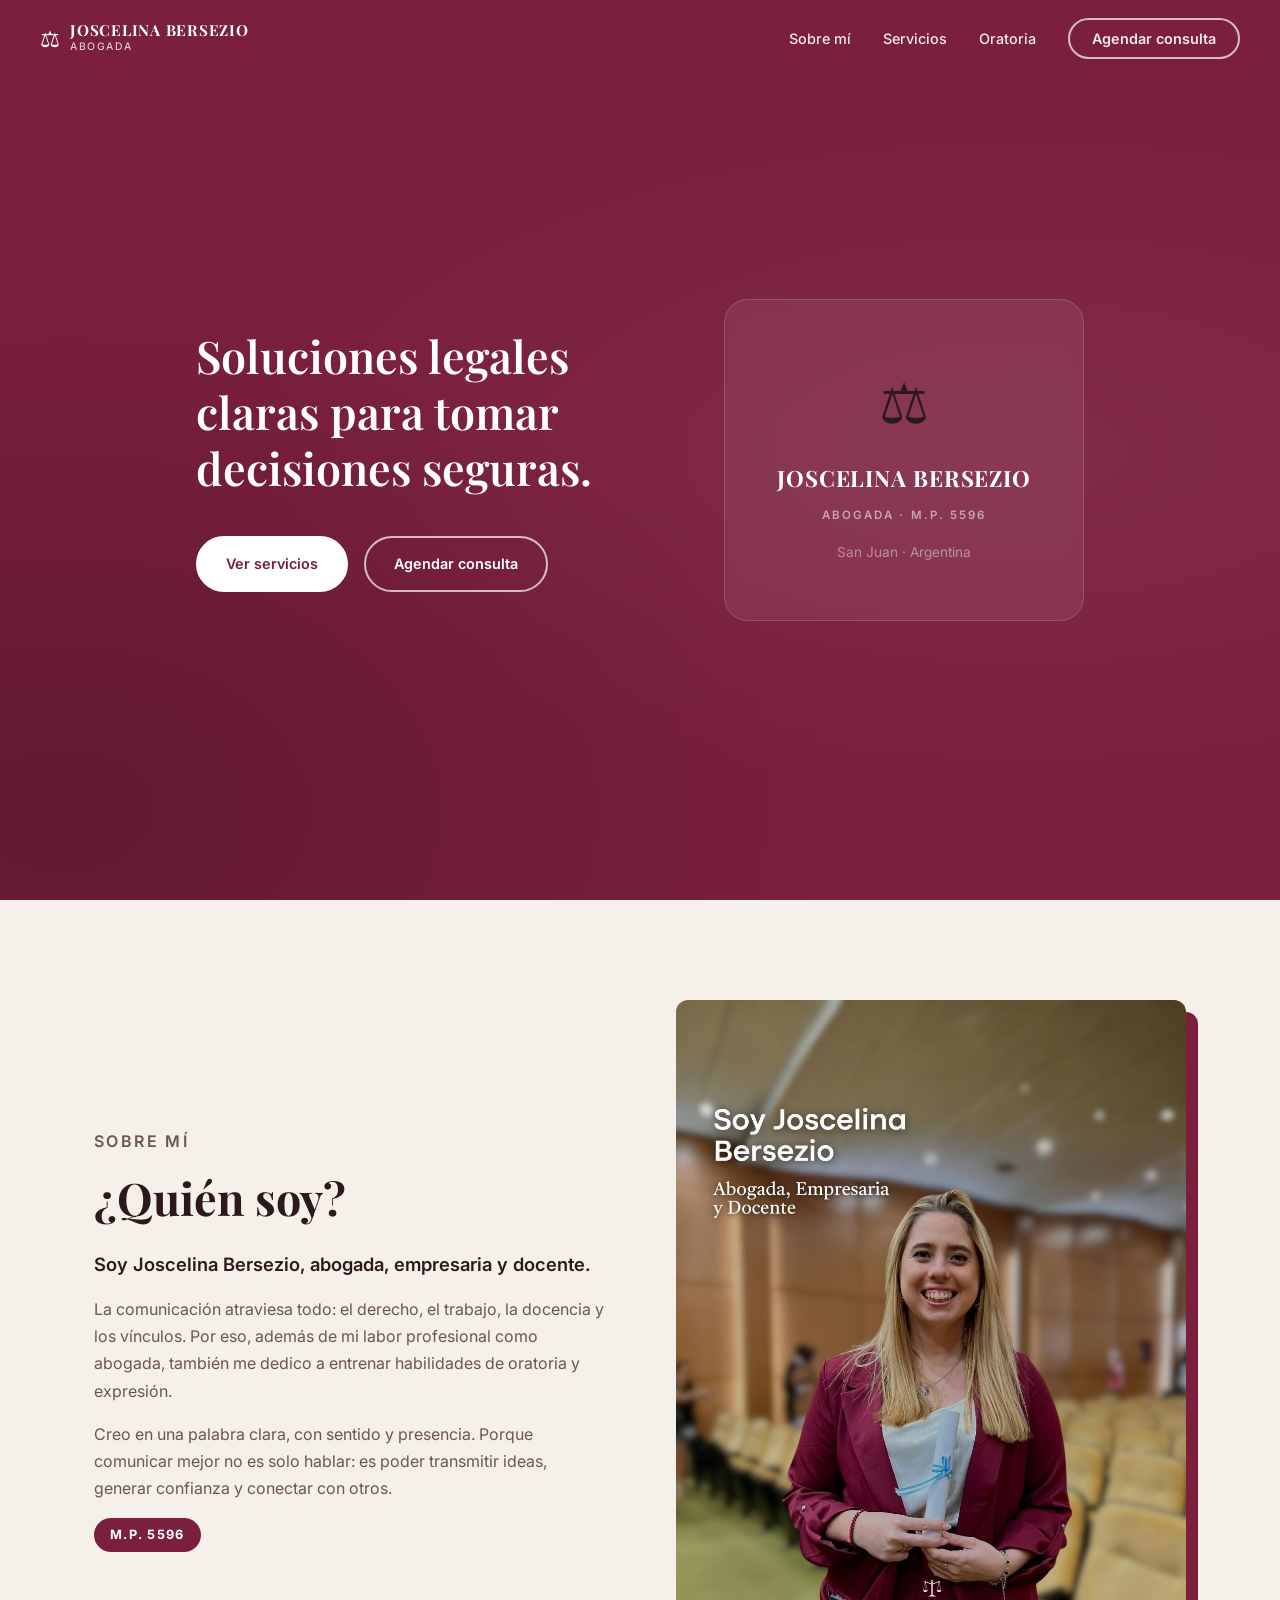
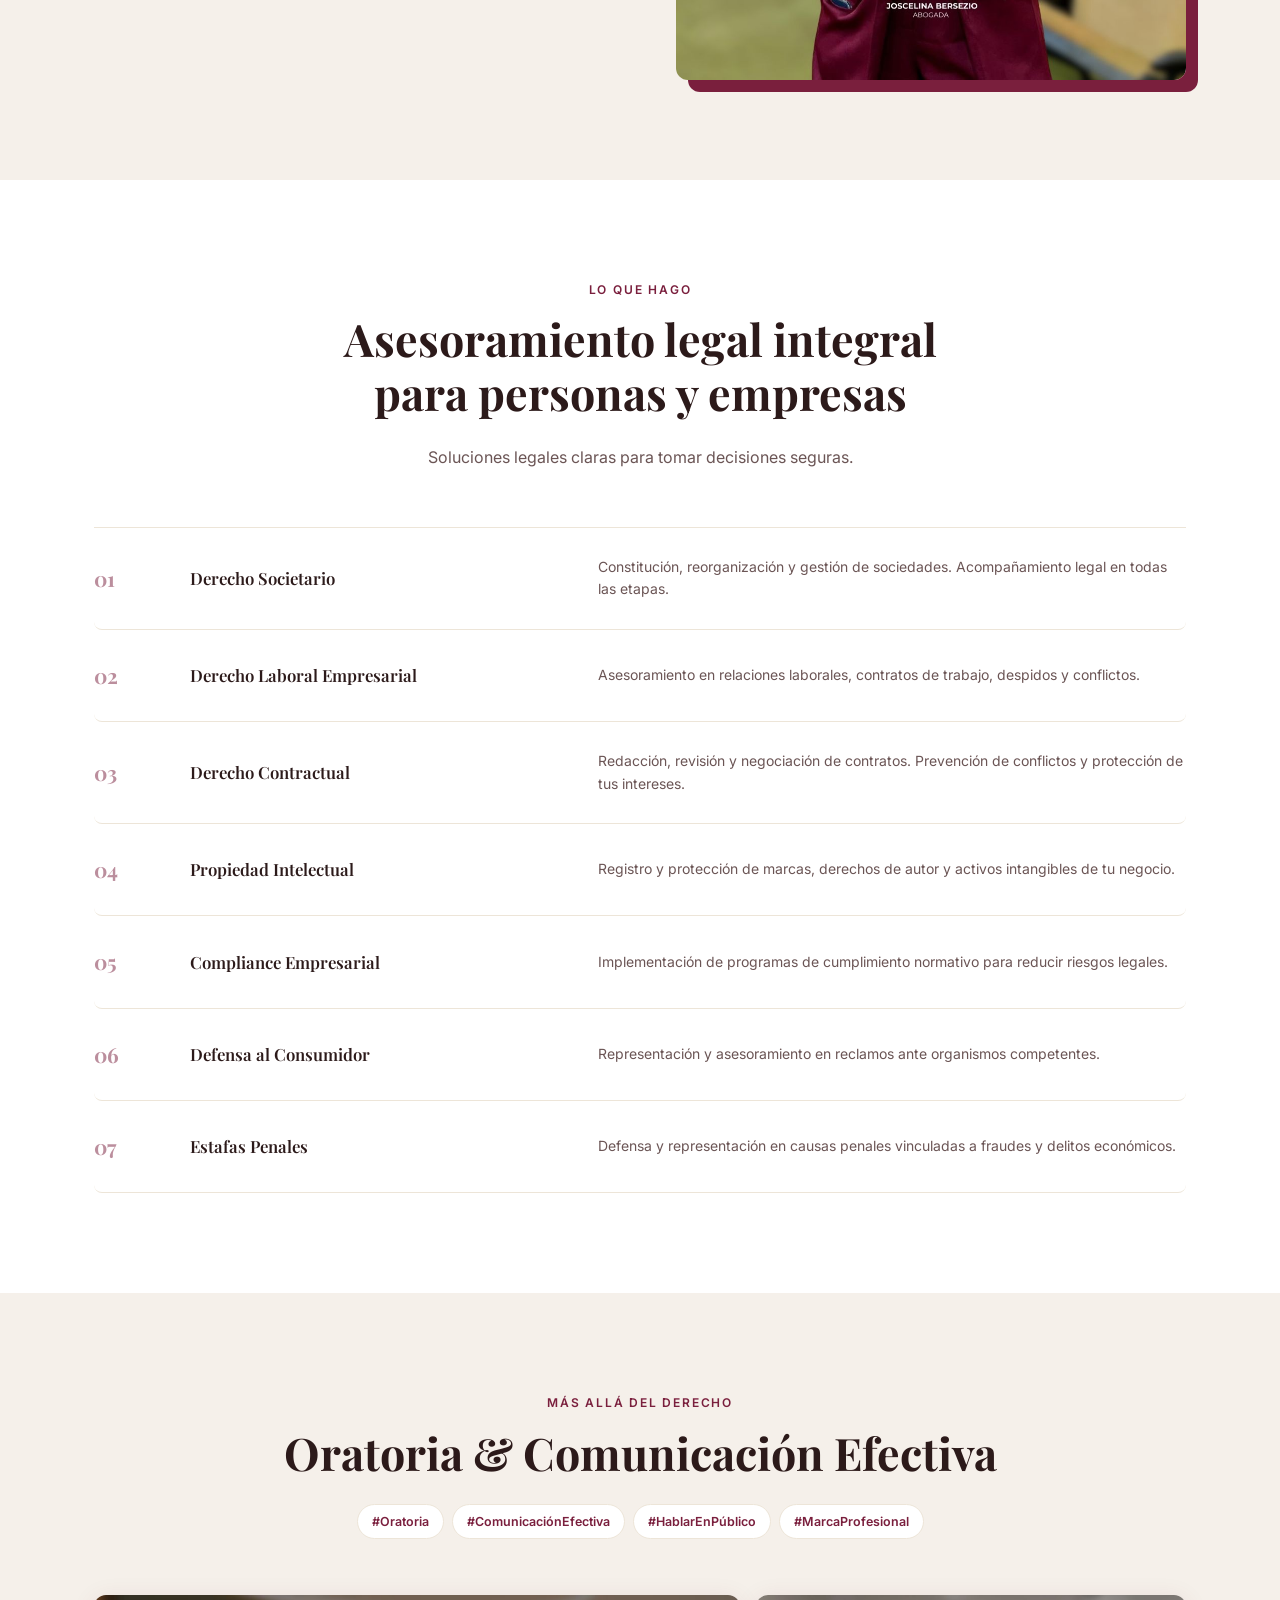
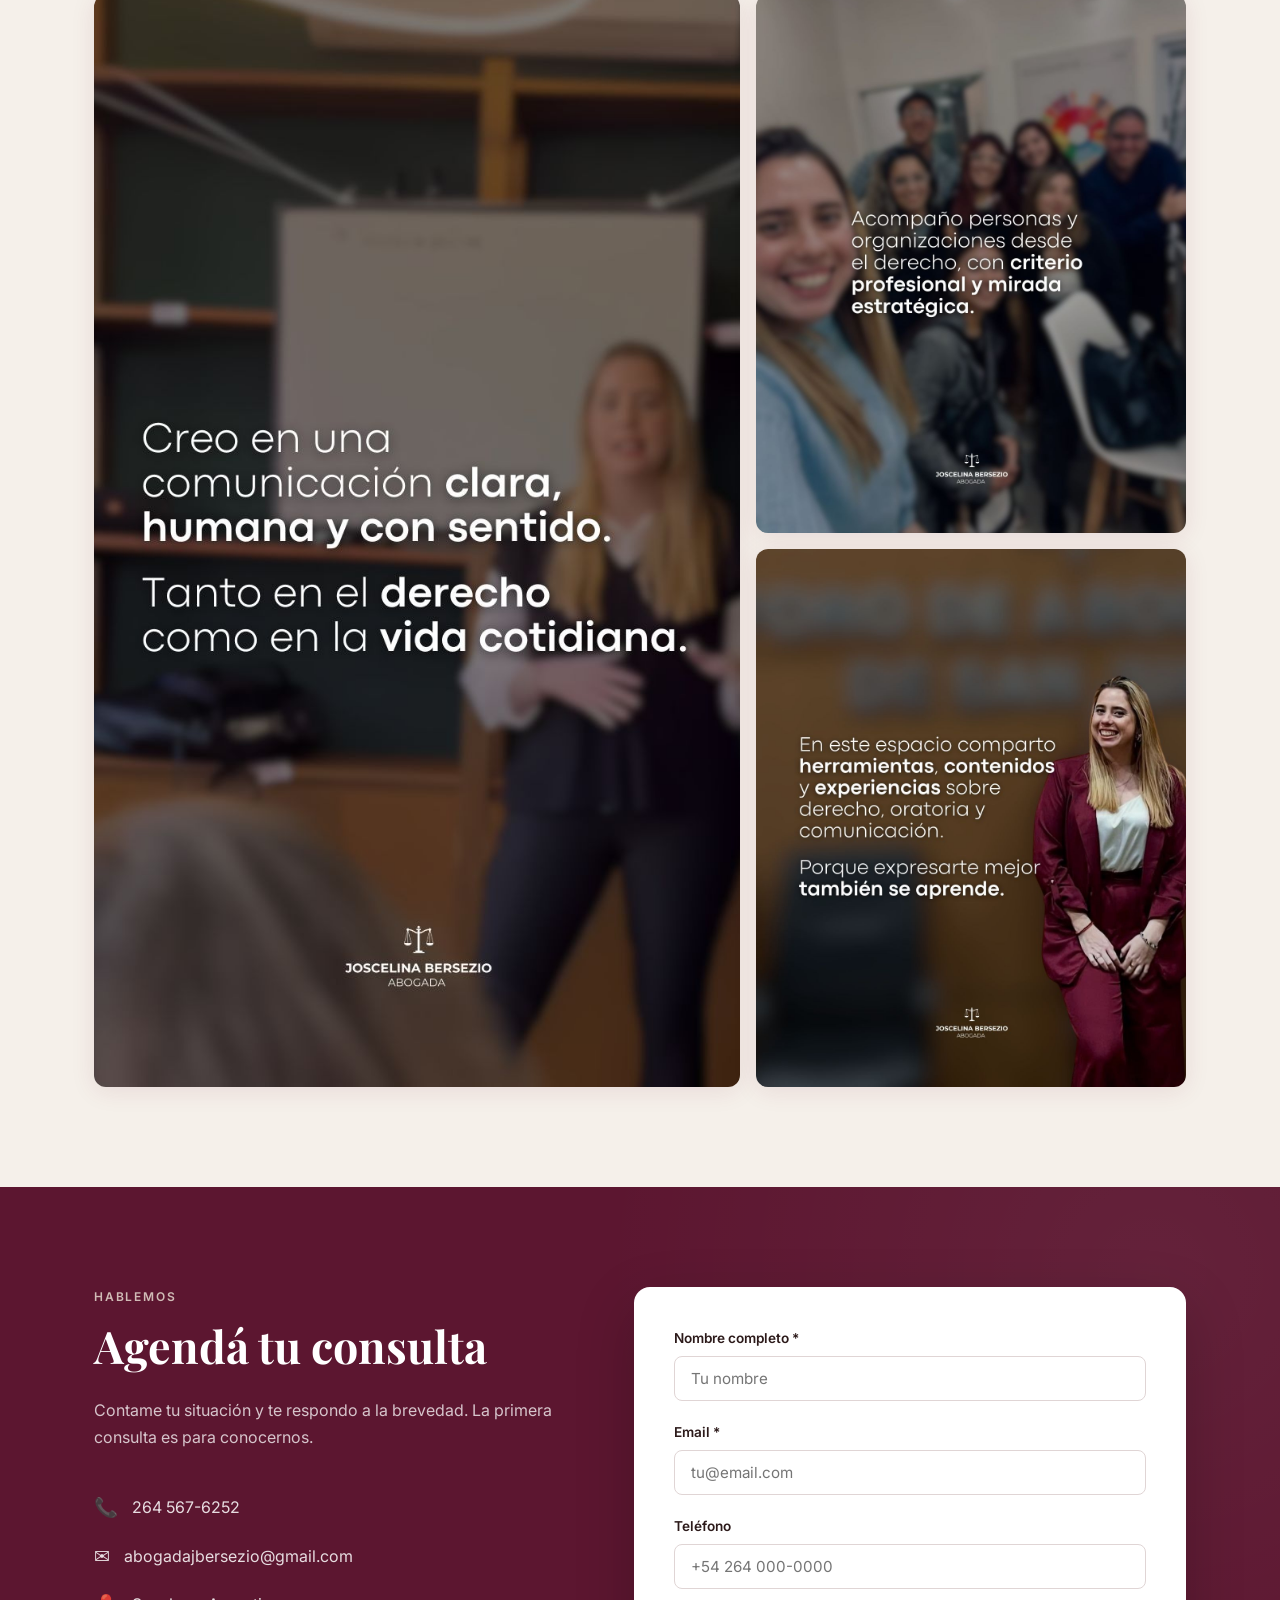
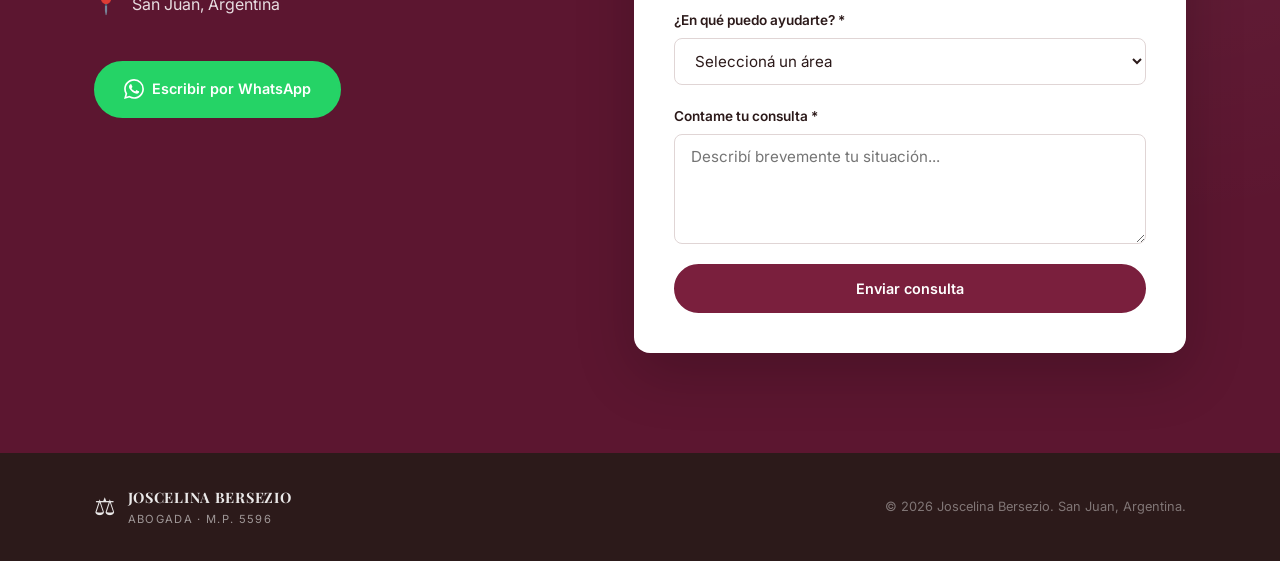
<file: index.html>
<!DOCTYPE html>
<html lang="es">
<head>
  <meta charset="UTF-8" />
  <meta name="viewport" content="width=device-width, initial-scale=1.0" />
  <title>Joscelina Bersezio — Abogada</title>
  <link rel="preconnect" href="https://fonts.googleapis.com" />
  <link rel="preconnect" href="https://fonts.gstatic.com" crossorigin />
  <link href="https://fonts.googleapis.com/css2?family=Playfair+Display:wght@400;600;700&family=Inter:wght@300;400;500;600&display=swap" rel="stylesheet" />
  <link rel="stylesheet" href="styles.css" />
</head>
<body>

  <!-- NAV -->
  <nav class="nav" id="nav">
    <div class="nav__logo">
      <span class="nav__balanza">⚖</span>
      <div>
        <span class="nav__nombre">JOSCELINA BERSEZIO</span>
        <span class="nav__titulo">ABOGADA</span>
      </div>
    </div>
    <button class="nav__toggle" id="navToggle" aria-label="Menú">
      <span></span><span></span><span></span>
    </button>
    <ul class="nav__links" id="navLinks">
      <li><a href="#sobre-mi">Sobre mí</a></li>
      <li><a href="#servicios">Servicios</a></li>
      <li><a href="#comunicacion">Oratoria</a></li>
      <li><a href="#contacto" class="nav__cta">Agendar consulta</a></li>
    </ul>
  </nav>

  <!-- HERO -->
  <section class="hero" id="inicio">
<div class="container hero__inner">
      <div class="hero__content">
        <h1 class="hero__title">Soluciones legales claras para tomar decisiones seguras.</h1>
        <div class="hero__btns">
          <a href="#servicios" class="btn btn--light">Ver servicios</a>
          <a href="#contacto" class="btn btn--outline-light">Agendar consulta</a>
        </div>
      </div>
      <div class="hero__badge">
        <span class="hero__badge-icon">⚖️</span>
        <span class="hero__badge-nombre">JOSCELINA BERSEZIO</span>
        <span class="hero__badge-sub">ABOGADA · M.P. 5596</span>
        <span class="hero__badge-lugar">San Juan · Argentina</span>
      </div>
    </div>
  </section>

  <!-- SOBRE MÍ -->
  <section class="sobre" id="sobre-mi">
    <div class="container sobre__grid">
      <div class="sobre__texto">
        <p class="section__eyebrow">Sobre mí</p>
        <h2 class="section__title">¿Quién soy?</h2>
        <p class="sobre__lead">Soy Joscelina Bersezio, abogada, empresaria y docente.</p>
        <p>La comunicación atraviesa todo: el derecho, el trabajo, la docencia y los vínculos. Por eso, además de mi labor profesional como abogada, también me dedico a entrenar habilidades de oratoria y expresión.</p>
        <p>Creo en una palabra clara, con sentido y presencia. Porque comunicar mejor no es solo hablar: es poder transmitir ideas, generar confianza y conectar con otros.</p>
        <div class="sobre__dato">
          <span class="sobre__mp">M.P. 5596</span>
        </div>
      </div>
      <div class="sobre__foto-wrap">
        <img src="WhatsApp Image 2026-04-09 at 17.00.35 (1).jpeg" alt="Joscelina Bersezio" class="sobre__foto" />
      </div>
    </div>
  </section>

  <!-- SERVICIOS -->
  <section class="servicios" id="servicios">
    <div class="container">
      <div class="section__header">
        <p class="section__eyebrow">Lo que hago</p>
        <h2 class="section__title">Asesoramiento legal integral<br/>para personas y empresas</h2>
        <p class="servicios__sub">Soluciones legales claras para tomar decisiones seguras.</p>
      </div>
      <div class="servicios__tabla">
        <div class="servicio__row">
          <span class="servicio__num">01</span>
          <h3 class="servicio__row-title">Derecho Societario</h3>
          <p class="servicio__row-desc">Constitución, reorganización y gestión de sociedades. Acompañamiento legal en todas las etapas.</p>
        </div>
        <div class="servicio__row">
          <span class="servicio__num">02</span>
          <h3 class="servicio__row-title">Derecho Laboral Empresarial</h3>
          <p class="servicio__row-desc">Asesoramiento en relaciones laborales, contratos de trabajo, despidos y conflictos.</p>
        </div>
        <div class="servicio__row">
          <span class="servicio__num">03</span>
          <h3 class="servicio__row-title">Derecho Contractual</h3>
          <p class="servicio__row-desc">Redacción, revisión y negociación de contratos. Prevención de conflictos y protección de tus intereses.</p>
        </div>
        <div class="servicio__row">
          <span class="servicio__num">04</span>
          <h3 class="servicio__row-title">Propiedad Intelectual</h3>
          <p class="servicio__row-desc">Registro y protección de marcas, derechos de autor y activos intangibles de tu negocio.</p>
        </div>
        <div class="servicio__row">
          <span class="servicio__num">05</span>
          <h3 class="servicio__row-title">Compliance Empresarial</h3>
          <p class="servicio__row-desc">Implementación de programas de cumplimiento normativo para reducir riesgos legales.</p>
        </div>
        <div class="servicio__row">
          <span class="servicio__num">06</span>
          <h3 class="servicio__row-title">Defensa al Consumidor</h3>
          <p class="servicio__row-desc">Representación y asesoramiento en reclamos ante organismos competentes.</p>
        </div>
        <div class="servicio__row">
          <span class="servicio__num">07</span>
          <h3 class="servicio__row-title">Estafas Penales</h3>
          <p class="servicio__row-desc">Defensa y representación en causas penales vinculadas a fraudes y delitos económicos.</p>
        </div>
      </div>
    </div>
  </section>

  <!-- ORATORIA / COMUNICACIÓN -->
  <section class="comunicacion" id="comunicacion">
    <div class="container">
      <div class="comunicacion__header">
        <p class="section__eyebrow">Más allá del derecho</p>
        <h2 class="section__title">Oratoria &amp; Comunicación Efectiva</h2>
        <div class="comunicacion__tags">
          <span>#Oratoria</span>
          <span>#ComunicaciónEfectiva</span>
          <span>#HablarEnPúblico</span>
          <span>#MarcaProfesional</span>
        </div>
      </div>
      <div class="comunicacion__galeria">
        <div class="comunicacion__foto-grande">
          <img src="WhatsApp Image 2026-04-09 at 17.00.35 (2).jpeg" alt="Comunicación clara, humana y con sentido" />
        </div>
        <div class="comunicacion__fotos-col">
          <div class="comunicacion__foto-med">
            <img src="WhatsApp Image 2026-04-09 at 17.00.36.jpeg" alt="Criterio profesional y mirada estratégica" />
          </div>
          <div class="comunicacion__foto-med">
            <img src="WhatsApp Image 2026-04-09 at 17.00.36 (1).jpeg" alt="Herramientas, contenidos y experiencias" />
          </div>
        </div>
      </div>
    </div>
  </section>

  <!-- CONTACTO -->
  <section class="contacto" id="contacto">
    <div class="container contacto__wrap">
      <div class="contacto__info">
        <p class="section__eyebrow section__eyebrow--light">Hablemos</p>
        <h2 class="section__title section__title--light">Agendá tu consulta</h2>
        <p class="contacto__sub">Contame tu situación y te respondo a la brevedad. La primera consulta es para conocernos.</p>
        <ul class="contacto__datos">
          <li>
            <span class="contacto__icon">📞</span>
            <a href="tel:+542645676252">264 567-6252</a>
          </li>
          <li>
            <span class="contacto__icon">✉️</span>
            <a href="mailto:abogadajbersezio@gmail.com">abogadajbersezio@gmail.com</a>
          </li>
          <li>
            <span class="contacto__icon">📍</span>
            <span>San Juan, Argentina</span>
          </li>
        </ul>
        <a href="https://wa.me/542645676252?text=Hola%20Joscelina%2C%20quisiera%20agendar%20una%20consulta." target="_blank" class="btn btn--whatsapp">
          <svg width="20" height="20" viewBox="0 0 24 24" fill="currentColor"><path d="M17.472 14.382c-.297-.149-1.758-.867-2.03-.967-.273-.099-.471-.148-.67.15-.197.297-.767.966-.94 1.164-.173.199-.347.223-.644.075-.297-.15-1.255-.463-2.39-1.475-.883-.788-1.48-1.761-1.653-2.059-.173-.297-.018-.458.13-.606.134-.133.298-.347.446-.52.149-.174.198-.298.298-.497.099-.198.05-.371-.025-.52-.075-.149-.669-1.612-.916-2.207-.242-.579-.487-.5-.669-.51-.173-.008-.371-.01-.57-.01-.198 0-.52.074-.792.372-.272.297-1.04 1.016-1.04 2.479 0 1.462 1.065 2.875 1.213 3.074.149.198 2.096 3.2 5.077 4.487.709.306 1.262.489 1.694.625.712.227 1.36.195 1.871.118.571-.085 1.758-.719 2.006-1.413.248-.694.248-1.289.173-1.413-.074-.124-.272-.198-.57-.347m-5.421 7.403h-.004a9.87 9.87 0 01-5.031-1.378l-.361-.214-3.741.982.998-3.648-.235-.374a9.86 9.86 0 01-1.51-5.26c.001-5.45 4.436-9.884 9.888-9.884 2.64 0 5.122 1.03 6.988 2.898a9.825 9.825 0 012.893 6.994c-.003 5.45-4.437 9.884-9.885 9.884m8.413-18.297A11.815 11.815 0 0012.05 0C5.495 0 .16 5.335.157 11.892c0 2.096.547 4.142 1.588 5.945L.057 24l6.305-1.654a11.882 11.882 0 005.683 1.448h.005c6.554 0 11.89-5.335 11.893-11.893a11.821 11.821 0 00-3.48-8.413z"/></svg>
          Escribir por WhatsApp
        </a>
      </div>
      <div class="contacto__form-wrap">
        <form class="contacto__form" action="https://formsubmit.co/abogadajbersezio@gmail.com" method="POST">
          <input type="hidden" name="_subject" value="Nueva consulta desde la web" />
          <input type="hidden" name="_captcha" value="false" />
          <input type="hidden" name="_next" value="gracias.html" />
          <div class="form__group">
            <label for="nombre">Nombre completo *</label>
            <input type="text" id="nombre" name="nombre" placeholder="Tu nombre" required />
          </div>
          <div class="form__group">
            <label for="email">Email *</label>
            <input type="email" id="email" name="email" placeholder="tu@email.com" required />
          </div>
          <div class="form__group">
            <label for="telefono">Teléfono</label>
            <input type="tel" id="telefono" name="telefono" placeholder="+54 264 000-0000" />
          </div>
          <div class="form__group">
            <label for="asunto">¿En qué puedo ayudarte? *</label>
            <select id="asunto" name="asunto" required>
              <option value="" disabled selected>Seleccioná un área</option>
              <option>Derecho Societario</option>
              <option>Derecho Laboral Empresarial</option>
              <option>Derecho Contractual</option>
              <option>Propiedad Intelectual</option>
              <option>Compliance Empresarial</option>
              <option>Defensa al Consumidor</option>
              <option>Estafas Penales</option>
              <option>Oratoria y Comunicación</option>
              <option>Otro</option>
            </select>
          </div>
          <div class="form__group">
            <label for="mensaje">Contame tu consulta *</label>
            <textarea id="mensaje" name="mensaje" rows="4" placeholder="Describí brevemente tu situación..." required></textarea>
          </div>
          <button type="submit" class="btn btn--primary btn--full">Enviar consulta</button>
        </form>
      </div>
    </div>
  </section>

  <!-- FOOTER -->
  <footer class="footer">
    <div class="container footer__inner">
      <div class="footer__brand">
        <span class="footer__balanza">⚖</span>
        <div>
          <span class="footer__nombre">JOSCELINA BERSEZIO</span>
          <span class="footer__sub">ABOGADA · M.P. 5596</span>
        </div>
      </div>
      <p class="footer__copy">© 2026 Joscelina Bersezio. San Juan, Argentina.</p>
    </div>
  </footer>

  <script>
    // Nav scroll effect
    const nav = document.getElementById('nav');
    window.addEventListener('scroll', () => {
      nav.classList.toggle('nav--scrolled', window.scrollY > 60);
    });

    // Mobile menu
    const toggle = document.getElementById('navToggle');
    const links = document.getElementById('navLinks');
    toggle.addEventListener('click', () => {
      links.classList.toggle('nav__links--open');
      toggle.classList.toggle('nav__toggle--open');
    });
    links.querySelectorAll('a').forEach(a => {
      a.addEventListener('click', () => {
        links.classList.remove('nav__links--open');
        toggle.classList.remove('nav__toggle--open');
      });
    });

    // Smooth scroll
    document.querySelectorAll('a[href^="#"]').forEach(a => {
      a.addEventListener('click', e => {
        e.preventDefault();
        const target = document.querySelector(a.getAttribute('href'));
        if (target) target.scrollIntoView({ behavior: 'smooth', block: 'start' });
      });
    });
  </script>
</body>
</html>
</file>
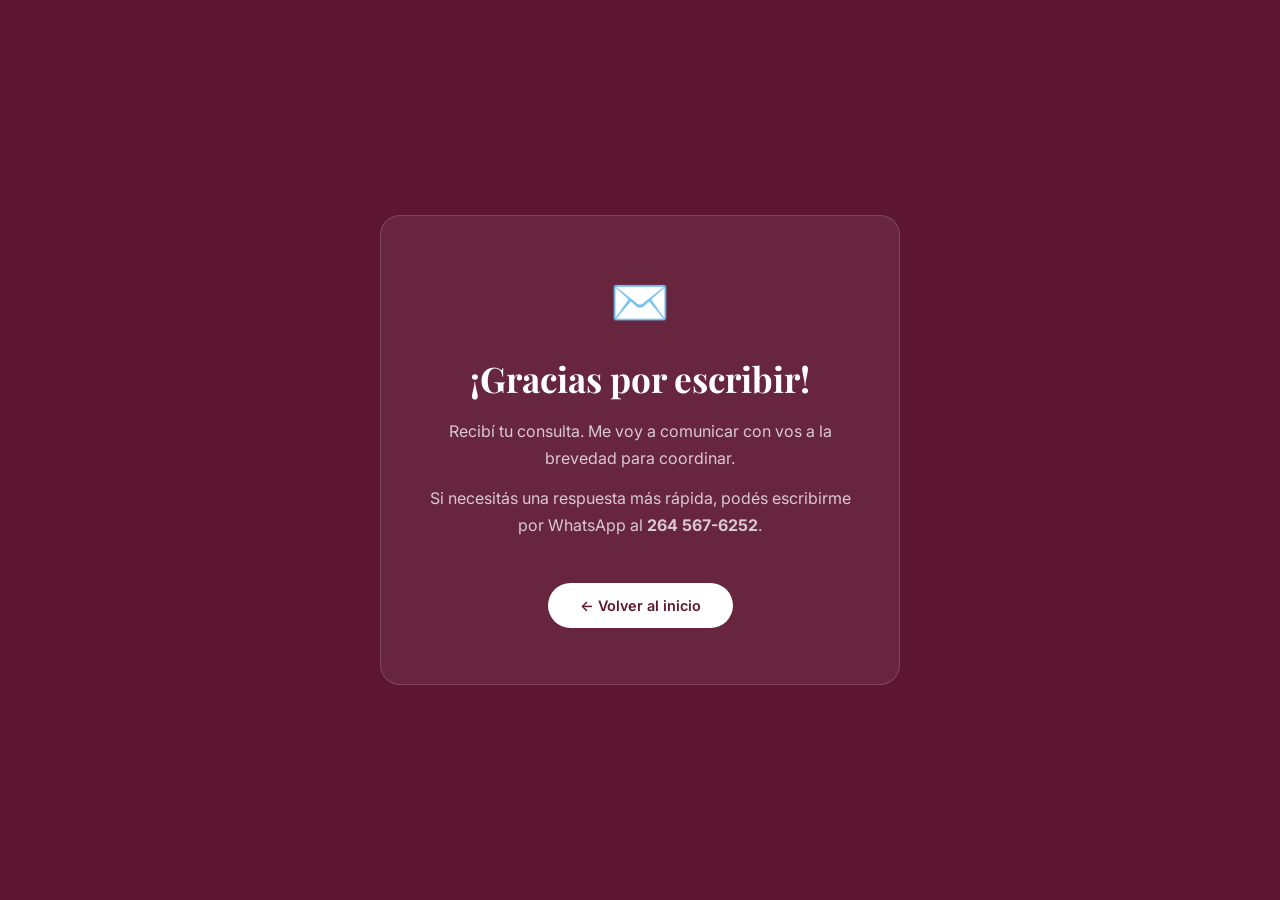
<file: gracias.html>
<!DOCTYPE html>
<html lang="es">
<head>
  <meta charset="UTF-8" />
  <meta name="viewport" content="width=device-width, initial-scale=1.0" />
  <title>Gracias — Joscelina Bersezio</title>
  <link rel="preconnect" href="https://fonts.googleapis.com" />
  <link href="https://fonts.googleapis.com/css2?family=Playfair+Display:wght@400;700&family=Inter:wght@400;500;600&display=swap" rel="stylesheet" />
  <style>
    *, *::before, *::after { box-sizing: border-box; margin: 0; padding: 0; }
    body {
      font-family: 'Inter', sans-serif;
      background: #5c1630;
      color: #fff;
      min-height: 100vh;
      display: flex;
      align-items: center;
      justify-content: center;
      text-align: center;
      padding: 24px;
    }
    .card {
      background: rgba(255,255,255,0.07);
      border: 1px solid rgba(255,255,255,0.15);
      border-radius: 20px;
      padding: 56px 48px;
      max-width: 520px;
    }
    .icon { font-size: 3rem; margin-bottom: 24px; }
    h1 {
      font-family: 'Playfair Display', serif;
      font-size: 2.2rem;
      margin-bottom: 16px;
    }
    p { color: rgba(255,255,255,0.75); font-size: 1rem; line-height: 1.7; margin-bottom: 12px; }
    a {
      display: inline-block;
      margin-top: 32px;
      padding: 14px 32px;
      background: #fff;
      color: #5c1630;
      border-radius: 50px;
      font-weight: 600;
      font-size: 0.9rem;
      text-decoration: none;
      transition: opacity 0.2s;
    }
    a:hover { opacity: 0.85; }
  </style>
</head>
<body>
  <div class="card">
    <div class="icon">✉️</div>
    <h1>¡Gracias por escribir!</h1>
    <p>Recibí tu consulta. Me voy a comunicar con vos a la brevedad para coordinar.</p>
    <p>Si necesitás una respuesta más rápida, podés escribirme por WhatsApp al <strong>264 567-6252</strong>.</p>
    <a href="index.html">← Volver al inicio</a>
  </div>
</body>
</html>
</file>
<file: styles.css>
/* ===========================
   VARIABLES & RESET
=========================== */
:root {
  --bordo: #7a1f3d;
  --bordo-dark: #5c1630;
  --bordo-light: #a0294f;
  --crema: #f5f0ea;
  --crema-dark: #ede5d8;
  --blanco: #ffffff;
  --gris: #f8f6f3;
  --texto: #2c1a1a;
  --texto-suave: #6b5555;
  --font-serif: 'Playfair Display', Georgia, serif;
  --font-sans: 'Inter', system-ui, sans-serif;
  --radius: 12px;
  --sombra: 0 4px 24px rgba(122, 31, 61, 0.10);
  --sombra-hover: 0 8px 40px rgba(122, 31, 61, 0.18);
}

*, *::before, *::after { box-sizing: border-box; margin: 0; padding: 0; }

html { scroll-behavior: smooth; font-size: 16px; }

body {
  font-family: var(--font-sans);
  color: var(--texto);
  background: var(--blanco);
  line-height: 1.7;
  -webkit-font-smoothing: antialiased;
}

img { display: block; max-width: 100%; }
a { text-decoration: none; color: inherit; }
ul { list-style: none; }

/* ===========================
   UTILS
=========================== */
.container {
  max-width: 1140px;
  margin: 0 auto;
  padding: 0 24px;
}

.section__eyebrow {
  font-family: var(--font-sans);
  font-size: 0.75rem;
  font-weight: 600;
  letter-spacing: 0.15em;
  text-transform: uppercase;
  color: var(--bordo);
  margin-bottom: 12px;
}
.section__eyebrow--light { color: var(--crema-dark); opacity: 0.8; }

.section__title {
  font-family: var(--font-serif);
  font-size: clamp(1.8rem, 4vw, 2.8rem);
  font-weight: 700;
  line-height: 1.2;
  color: var(--texto);
  margin-bottom: 24px;
}
.section__title--light { color: var(--blanco); }

.section__header {
  text-align: center;
  margin-bottom: 56px;
}

/* ===========================
   BUTTONS
=========================== */
.btn {
  display: inline-flex;
  align-items: center;
  gap: 8px;
  padding: 14px 28px;
  border-radius: 50px;
  font-family: var(--font-sans);
  font-size: 0.9rem;
  font-weight: 600;
  cursor: pointer;
  border: 2px solid transparent;
  transition: all 0.25s ease;
  white-space: nowrap;
}

.btn--primary {
  background: var(--bordo);
  color: var(--blanco);
  border-color: var(--bordo);
}
.btn--primary:hover {
  background: var(--bordo-dark);
  border-color: var(--bordo-dark);
  transform: translateY(-2px);
  box-shadow: var(--sombra-hover);
}

.btn--light {
  background: var(--blanco);
  color: var(--bordo);
  border-color: var(--blanco);
}
.btn--light:hover {
  background: var(--crema);
  transform: translateY(-2px);
}

.btn--outline-light {
  background: transparent;
  color: var(--blanco);
  border-color: rgba(255,255,255,0.7);
}
.btn--outline-light:hover {
  background: rgba(255,255,255,0.12);
  border-color: var(--blanco);
}

.btn--whatsapp {
  background: #25D366;
  color: var(--blanco);
  border-color: #25D366;
  margin-top: 8px;
}
.btn--whatsapp:hover {
  background: #1ebe5d;
  transform: translateY(-2px);
  box-shadow: 0 8px 24px rgba(37, 211, 102, 0.3);
}

.btn--full { width: 100%; justify-content: center; }

/* ===========================
   NAV
=========================== */
.nav {
  position: fixed;
  top: 0;
  left: 0;
  right: 0;
  z-index: 100;
  display: flex;
  align-items: center;
  justify-content: space-between;
  padding: 20px 40px;
  transition: all 0.3s ease;
}

.nav--scrolled {
  background: rgba(255, 255, 255, 0.97);
  backdrop-filter: blur(12px);
  padding: 14px 40px;
  box-shadow: 0 2px 20px rgba(0,0,0,0.08);
}

.nav__logo {
  display: flex;
  align-items: center;
  gap: 10px;
  color: var(--blanco);
  transition: color 0.3s;
}
.nav--scrolled .nav__logo { color: var(--bordo); }

.nav__balanza { font-size: 1.4rem; }

.nav__nombre {
  display: block;
  font-family: var(--font-serif);
  font-size: 0.95rem;
  font-weight: 700;
  letter-spacing: 0.05em;
  line-height: 1;
}
.nav__titulo {
  display: block;
  font-size: 0.65rem;
  font-weight: 500;
  letter-spacing: 0.15em;
  opacity: 0.75;
  text-transform: uppercase;
}

.nav__links {
  display: flex;
  align-items: center;
  gap: 32px;
}
.nav__links a {
  font-size: 0.9rem;
  font-weight: 500;
  color: rgba(255,255,255,0.9);
  transition: color 0.2s;
}
.nav__links a:hover { color: var(--blanco); }
.nav--scrolled .nav__links a { color: var(--texto); }
.nav--scrolled .nav__links a:hover { color: var(--bordo); }

.nav__cta {
  padding: 10px 22px;
  border: 2px solid rgba(255,255,255,0.7);
  border-radius: 50px;
  font-weight: 600 !important;
  transition: all 0.25s ease !important;
}
.nav__cta:hover {
  background: rgba(255,255,255,0.15) !important;
  border-color: var(--blanco) !important;
}
.nav--scrolled .nav__cta {
  border-color: var(--bordo) !important;
  color: var(--bordo) !important;
}
.nav--scrolled .nav__cta:hover {
  background: var(--bordo) !important;
  color: var(--blanco) !important;
}

.nav__toggle {
  display: none;
  flex-direction: column;
  gap: 5px;
  background: none;
  border: none;
  cursor: pointer;
  padding: 4px;
}
.nav__toggle span {
  display: block;
  width: 24px;
  height: 2px;
  background: var(--blanco);
  border-radius: 2px;
  transition: all 0.3s;
}
.nav--scrolled .nav__toggle span { background: var(--bordo); }

/* ===========================
   HERO
=========================== */
.hero {
  background: var(--bordo);
  background-image:
    radial-gradient(ellipse at 80% 50%, rgba(255,255,255,0.05) 0%, transparent 55%),
    radial-gradient(ellipse at 5% 90%, rgba(0,0,0,0.2) 0%, transparent 45%);
  min-height: 100vh;
  display: flex;
  align-items: center;
  position: relative;
  overflow: hidden;
}


.hero__inner {
  display: flex;
  align-items: center;
  justify-content: space-between;
  gap: 48px;
  padding-top: 100px;
  padding-bottom: 80px;
  position: relative;
  z-index: 2;
}

.hero__content { max-width: 600px; }

.hero__eyebrow {
  font-size: 0.78rem;
  font-weight: 600;
  letter-spacing: 0.22em;
  text-transform: uppercase;
  color: rgba(255,255,255,0.6);
  margin-bottom: 20px;
}

.hero__title {
  font-family: var(--font-serif);
  font-size: clamp(1.9rem, 3.5vw, 3rem);
  font-weight: 600;
  color: var(--blanco);
  line-height: 1.25;
  margin-bottom: 40px;
  max-width: 480px;
}

.hero__btns {
  display: flex;
  gap: 16px;
  flex-wrap: wrap;
}

.hero__badge {
  display: flex;
  flex-direction: column;
  align-items: center;
  text-align: center;
  gap: 14px;
  flex-shrink: 0;
  background: rgba(255,255,255,0.07);
  border: 1px solid rgba(255,255,255,0.15);
  border-radius: 24px;
  padding: 56px 52px;
  backdrop-filter: blur(6px);
  min-width: 280px;
}
.hero__badge-icon { font-size: 3.5rem; }
.hero__badge-nombre {
  font-family: var(--font-serif);
  font-size: 1.4rem;
  font-weight: 700;
  color: var(--blanco);
  letter-spacing: 0.04em;
  line-height: 1.2;
}
.hero__badge-sub {
  font-size: 0.72rem;
  font-weight: 600;
  letter-spacing: 0.18em;
  color: rgba(255,255,255,0.55);
  text-transform: uppercase;
}
.hero__badge-lugar {
  font-size: 0.85rem;
  color: rgba(255,255,255,0.45);
  margin-top: 2px;
}

/* ===========================
   SOBRE MÍ
=========================== */
.sobre {
  padding: 100px 0;
  background: var(--crema);
}

.sobre__grid {
  display: grid;
  grid-template-columns: 1fr 1fr;
  gap: 72px;
  align-items: center;
}

.sobre__foto-wrap {
  position: relative;
}
.sobre__foto-wrap::after {
  content: '';
  position: absolute;
  inset: 0;
  border-radius: var(--radius);
  box-shadow: 12px 12px 0 0 var(--bordo);
  pointer-events: none;
}
.sobre__foto {
  width: 100%;
  border-radius: var(--radius);
  object-fit: cover;
  aspect-ratio: 3/4;
  display: block;
  position: relative;
}

.sobre__texto p {
  color: var(--texto-suave);
  margin-bottom: 16px;
  font-size: 1rem;
}

.sobre__lead {
  font-size: 1.15rem !important;
  font-weight: 600;
  color: var(--texto) !important;
}

.sobre__mp {
  display: inline-block;
  background: var(--bordo);
  color: var(--blanco);
  font-size: 0.8rem;
  font-weight: 700;
  letter-spacing: 0.1em;
  padding: 6px 16px;
  border-radius: 50px;
}

/* ===========================
   SERVICIOS
=========================== */
.servicios {
  padding: 100px 0;
  background: var(--blanco);
}

.servicios .section__eyebrow { color: var(--bordo); }
.servicios .section__title { color: var(--texto); }

.servicios__sub {
  color: var(--texto-suave);
  max-width: 540px;
  margin: 0 auto;
  font-size: 1rem;
}

.servicios__tabla {
  display: flex;
  flex-direction: column;
  border-top: 1px solid var(--crema-dark);
}

.servicio__row {
  display: grid;
  grid-template-columns: 56px 1fr 1.6fr;
  align-items: center;
  gap: 40px;
  padding: 28px 0;
  border-bottom: 1px solid var(--crema-dark);
  transition: background 0.2s, padding-left 0.2s;
  border-radius: 8px;
}
.servicio__row:hover {
  background: var(--crema);
  padding-left: 20px;
  padding-right: 20px;
}

.servicio__num {
  font-family: var(--font-serif);
  font-size: 1.3rem;
  font-weight: 700;
  color: var(--bordo);
  opacity: 0.5;
  letter-spacing: -0.02em;
}

.servicio__row-title {
  font-family: var(--font-serif);
  font-size: 1.05rem;
  font-weight: 600;
  color: var(--texto);
}

.servicio__row-desc {
  font-size: 0.875rem;
  color: var(--texto-suave);
  line-height: 1.6;
}

/* ===========================
   COMUNICACIÓN / ORATORIA
=========================== */
.comunicacion {
  padding: 100px 0;
  background: var(--crema);
}

.comunicacion__header {
  text-align: center;
  margin-bottom: 56px;
}

.comunicacion__tags {
  display: flex;
  flex-wrap: wrap;
  gap: 8px;
  justify-content: center;
  margin-top: 20px;
}
.comunicacion__tags span {
  background: var(--blanco);
  color: var(--bordo);
  font-size: 0.78rem;
  font-weight: 600;
  padding: 6px 14px;
  border-radius: 50px;
  border: 1px solid var(--crema-dark);
  transition: all 0.2s;
}
.comunicacion__tags span:hover {
  background: var(--bordo);
  color: var(--blanco);
  border-color: var(--bordo);
}

.comunicacion__galeria {
  display: grid;
  grid-template-columns: 1.5fr 1fr;
  gap: 16px;
  align-items: stretch;
}

.comunicacion__foto-grande {
  border-radius: var(--radius);
  overflow: hidden;
  box-shadow: var(--sombra);
}
.comunicacion__foto-grande img {
  width: 100%;
  height: 100%;
  object-fit: cover;
  display: block;
  transition: transform 0.4s ease;
}
.comunicacion__foto-grande:hover img {
  transform: scale(1.02);
}

.comunicacion__fotos-col {
  display: flex;
  flex-direction: column;
  gap: 16px;
}

.comunicacion__foto-med {
  border-radius: var(--radius);
  overflow: hidden;
  box-shadow: var(--sombra);
  flex: 1;
}
.comunicacion__foto-med img {
  width: 100%;
  height: 100%;
  object-fit: cover;
  display: block;
  transition: transform 0.4s ease;
}
.comunicacion__foto-med:hover img {
  transform: scale(1.02);
}

/* ===========================
   CONTACTO
=========================== */
.contacto {
  padding: 100px 0;
  background: var(--bordo-dark);
  background-image:
    radial-gradient(circle at 90% 10%, rgba(255,255,255,0.05) 0%, transparent 40%);
}

.contacto__wrap {
  display: grid;
  grid-template-columns: 1fr 1.2fr;
  gap: 80px;
  align-items: start;
}

.contacto__sub {
  color: rgba(255,255,255,0.75);
  font-size: 1rem;
  margin-bottom: 40px;
}

.contacto__datos {
  display: flex;
  flex-direction: column;
  gap: 16px;
  margin-bottom: 32px;
}
.contacto__datos li {
  display: flex;
  align-items: center;
  gap: 14px;
  color: rgba(255,255,255,0.85);
}
.contacto__datos li a {
  color: rgba(255,255,255,0.85);
  transition: color 0.2s;
}
.contacto__datos li a:hover { color: var(--blanco); }
.contacto__icon { font-size: 1.2rem; }

.contacto__form-wrap {
  background: var(--blanco);
  border-radius: 16px;
  padding: 40px;
  box-shadow: 0 20px 60px rgba(0,0,0,0.2);
}

.contacto__form {
  display: flex;
  flex-direction: column;
  gap: 20px;
}

.form__group {
  display: flex;
  flex-direction: column;
  gap: 6px;
}

.form__group label {
  font-size: 0.85rem;
  font-weight: 600;
  color: var(--texto);
}

.form__group input,
.form__group select,
.form__group textarea {
  padding: 12px 16px;
  border: 1.5px solid #e0d5d5;
  border-radius: 8px;
  font-family: var(--font-sans);
  font-size: 0.95rem;
  color: var(--texto);
  background: var(--blanco);
  transition: border-color 0.2s, box-shadow 0.2s;
  outline: none;
  width: 100%;
}

.form__group input:focus,
.form__group select:focus,
.form__group textarea:focus {
  border-color: var(--bordo);
  box-shadow: 0 0 0 3px rgba(122, 31, 61, 0.08);
}

.form__group textarea { resize: vertical; min-height: 110px; }

/* ===========================
   FOOTER
=========================== */
.footer {
  background: var(--texto);
  padding: 32px 0;
}

.footer__inner {
  display: flex;
  align-items: center;
  justify-content: space-between;
  flex-wrap: wrap;
  gap: 16px;
}

.footer__brand {
  display: flex;
  align-items: center;
  gap: 12px;
  color: rgba(255,255,255,0.9);
}
.footer__balanza { font-size: 1.5rem; }
.footer__nombre {
  display: block;
  font-family: var(--font-serif);
  font-size: 0.9rem;
  font-weight: 700;
  letter-spacing: 0.05em;
}
.footer__sub {
  display: block;
  font-size: 0.7rem;
  letter-spacing: 0.12em;
  opacity: 0.6;
  text-transform: uppercase;
}

.footer__copy {
  font-size: 0.8rem;
  color: rgba(255,255,255,0.4);
}

/* ===========================
   RESPONSIVE
=========================== */
@media (max-width: 900px) {
  .sobre__grid,
  .contacto__wrap {
    grid-template-columns: 1fr;
    gap: 48px;
  }

  .sobre__foto-wrap {
    order: -1;
    max-width: 360px;
    margin: 0 auto;
  }
  .sobre__foto-wrap::after { display: none; }

  .comunicacion__galeria {
    grid-template-columns: 1fr;
  }
  .comunicacion__fotos-col {
    flex-direction: row;
  }
  .comunicacion__foto-grande img,
  .comunicacion__foto-med img {
    aspect-ratio: 4/3;
  }

  .servicio__row {
    grid-template-columns: 40px 1fr;
    grid-template-rows: auto auto;
    gap: 4px 16px;
  }
  .servicio__row-desc {
    grid-column: 2;
  }

  .nav { padding: 16px 24px; }
  .nav--scrolled { padding: 12px 24px; }

  .nav__toggle { display: flex; }

  .nav__links {
    position: fixed;
    top: 0;
    right: -100%;
    bottom: 0;
    width: 280px;
    background: var(--blanco);
    flex-direction: column;
    align-items: flex-start;
    justify-content: center;
    padding: 40px 32px;
    gap: 24px;
    box-shadow: -8px 0 40px rgba(0,0,0,0.12);
    transition: right 0.35s cubic-bezier(0.4,0,0.2,1);
  }
  .nav__links--open { right: 0; }
  .nav__links a { color: var(--texto) !important; font-size: 1.1rem; }
  .nav__links a:hover { color: var(--bordo) !important; }
  .nav__cta {
    border-color: var(--bordo) !important;
    color: var(--bordo) !important;
  }

  .hero__inner { flex-direction: column; align-items: flex-start; }
  .hero__badge { align-self: stretch; flex-direction: column; align-items: center; padding: 20px 24px; }
  .hero__btns { flex-direction: column; }
  .btn { width: fit-content; }
}

@media (max-width: 600px) {
  .sobre, .servicios, .comunicacion, .contacto { padding: 72px 0; }
  .contacto__form-wrap { padding: 28px 20px; }
  .comunicacion__fotos-col { flex-direction: column; }
  .footer__inner { flex-direction: column; text-align: center; }
}
</file>
